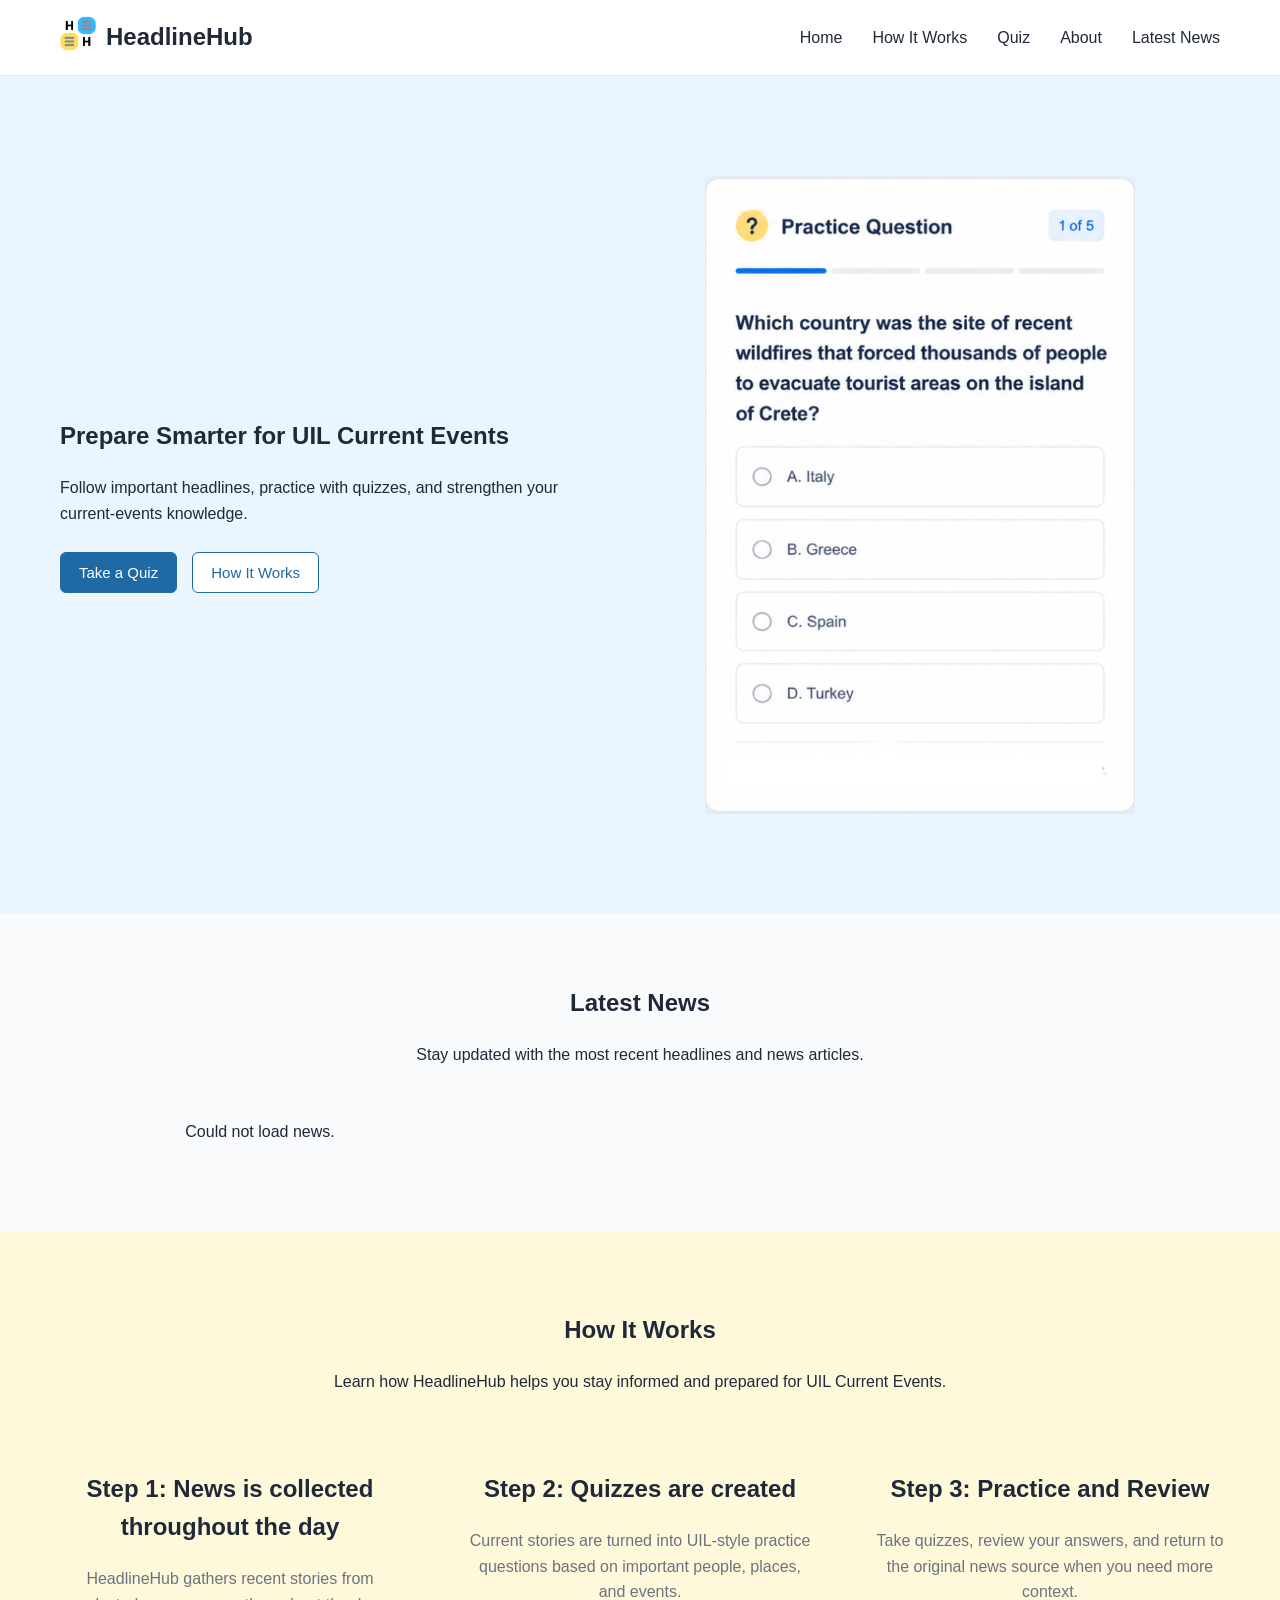
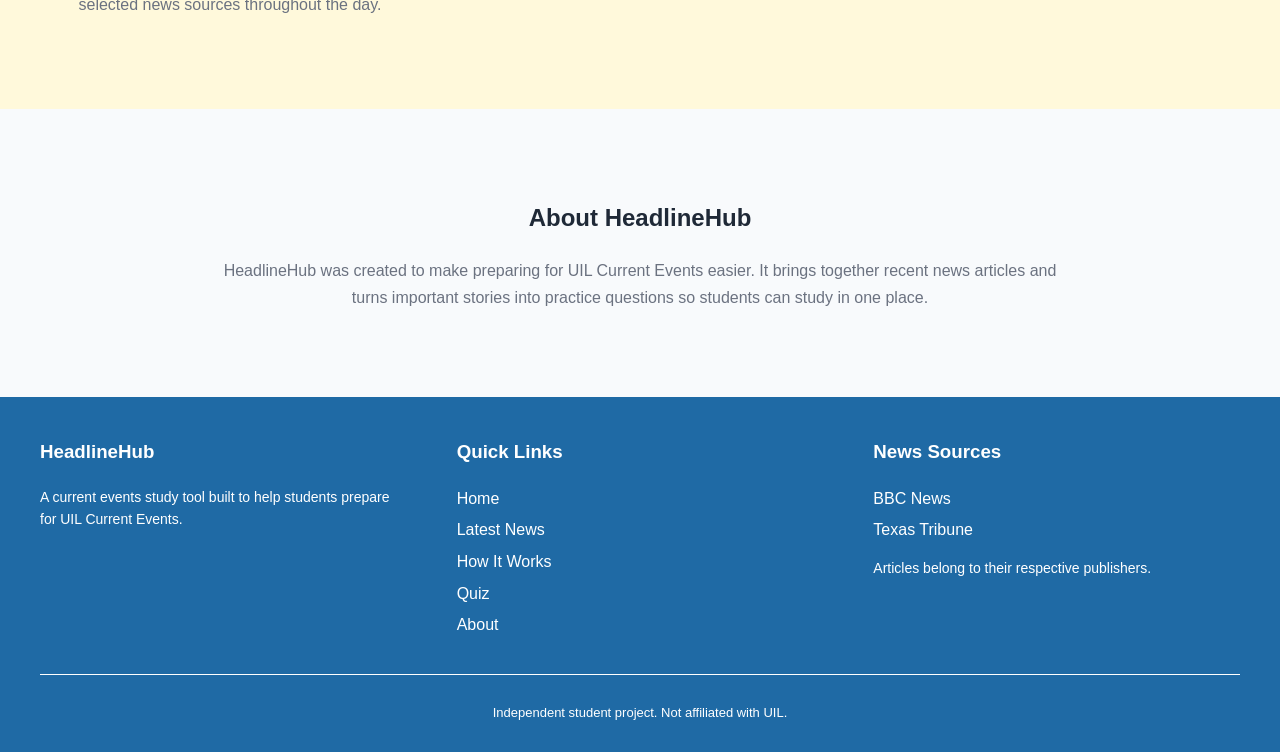
<file: index.html>
<!DOCTYPE html>
<html lang="en">
<head>
    <meta charset="UTF-8">
    <meta name="viewport" content="width=device-width, initial-scale=1.0">
    <title>HeadlineHub</title>
    <link rel="stylesheet" href="style.css">
    <link rel="icon" type="image/png" href="Images/HHFavicon.png">
</head>
<body>
    <!-- Navigation Bar -->
    <nav> 
        <div class="navcontainer">
            <div class="navlogo">
                <a href="index.html">
                <img src="Images/HeadlineHub Logo.png" alt="HeadlineHub Logo">                
            </a>
                <h1 class = "logo">HeadlineHub</h1>
            </div>
            <div class="navlinks">    
                <a href="index.html">Home</a>
                <!-- <a href="#articles">Latest News</a> -->
                <a href="#Howitworks">How It Works</a>
                <a href="quiz.html">Quiz</a>
                <a href="#about">About</a>
                <a href="news.html">Latest News</a>
            </div>  
        </div>
    </nav>
    <!-- Hero -->
    <section class="hero">
    <div class="hero-content">
        <div class="hero-text">
            <h1>Prepare Smarter for UIL Current Events</h1>

            <p>
                Follow important headlines, practice with quizzes,
                and strengthen your current-events knowledge.
            </p>

            <div class="hero-buttons">
                <button class="firstbutton" onclick="window.location.href='quiz.html'">
                    Take a Quiz
                </button>
                <button class="secondbutton" onclick="window.location.href='#Howitworks'">
                    How It Works
                </button>
            </div>
        </div>

        <div class="hero-preview">
            <img src="Images/Heroimg.png" alt="Quiz Preview" class="hero-image">
        </div>
    </div>
    </section>

<section class="latest-news" id="articles">
    <div class="section-heading">
        <h2>Latest News</h2>
        <p>Stay updated with the most recent headlines and news articles.</p>
    </div>

    <div class="card-grid" id="news-grid">
        <p>Loading latest news...</p>
    </div>
</section>

    
    <!-- How It Works Section -->
    <section id="Howitworks" class="how-it-works">
        <div class="section-heading">
            <h1>How It Works</h1>
            <p>Learn how HeadlineHub helps you stay informed and prepared for UIL Current Events.</p>
        </div>
        <div class="how-grid">
            <div class ="step1">
                <h2>Step 1: News is collected throughout the day</h2>
                <p>HeadlineHub gathers recent stories from selected news sources
                    throughout the day.</p>
            </div>
            <div class ="step2">
                <h2>Step 2: Quizzes are created</h2>
                <p> Current stories are turned into UIL-style practice questions
                    based on important people, places, and events.</p>
            </div>
            <div class ="step3">
                <h2>Step 3: Practice and Review</h2>
                <p>Take quizzes, review your answers, and return to the original
                    news source when you need more context.</p>
            </div>
        </div>

    </section>
    <section id="about" class="about">
    <h2>About HeadlineHub</h2>

    <p>
        HeadlineHub was created to make preparing for UIL Current Events easier.
        It brings together recent news articles and turns important stories into
        practice questions so students can study in one place.
    </p>
</section>
<footer>
    <div class="footer-content">

        <div>
            <h3>HeadlineHub</h3>
            <p>
                A current events study tool built to help students
                prepare for UIL Current Events.
            </p>
        </div>

        <div>
            <h3>Quick Links</h3>
            <a href="index.html">Home</a>
            <a href="#articles">Latest News</a>
            <a href="#Howitworks">How It Works</a>
            <a href="quiz.html">Quiz</a>
            <a href="#about">About</a>
        </div>

        <div>
            <h3>News Sources</h3>
            <a href="https://www.bbc.com/news" target="_blank">BBC News</a>
            <a href="https://www.texastribune.org/" target="_blank">Texas Tribune</a>
            <p>Articles belong to their respective publishers.</p>
        </div>

    </div>

    <div class="footer-bottom">
        <p>Independent student project. Not affiliated with UIL.</p>
    </div>
</footer>
    <script src="script.js"></script>
</body>
</html>
</file>
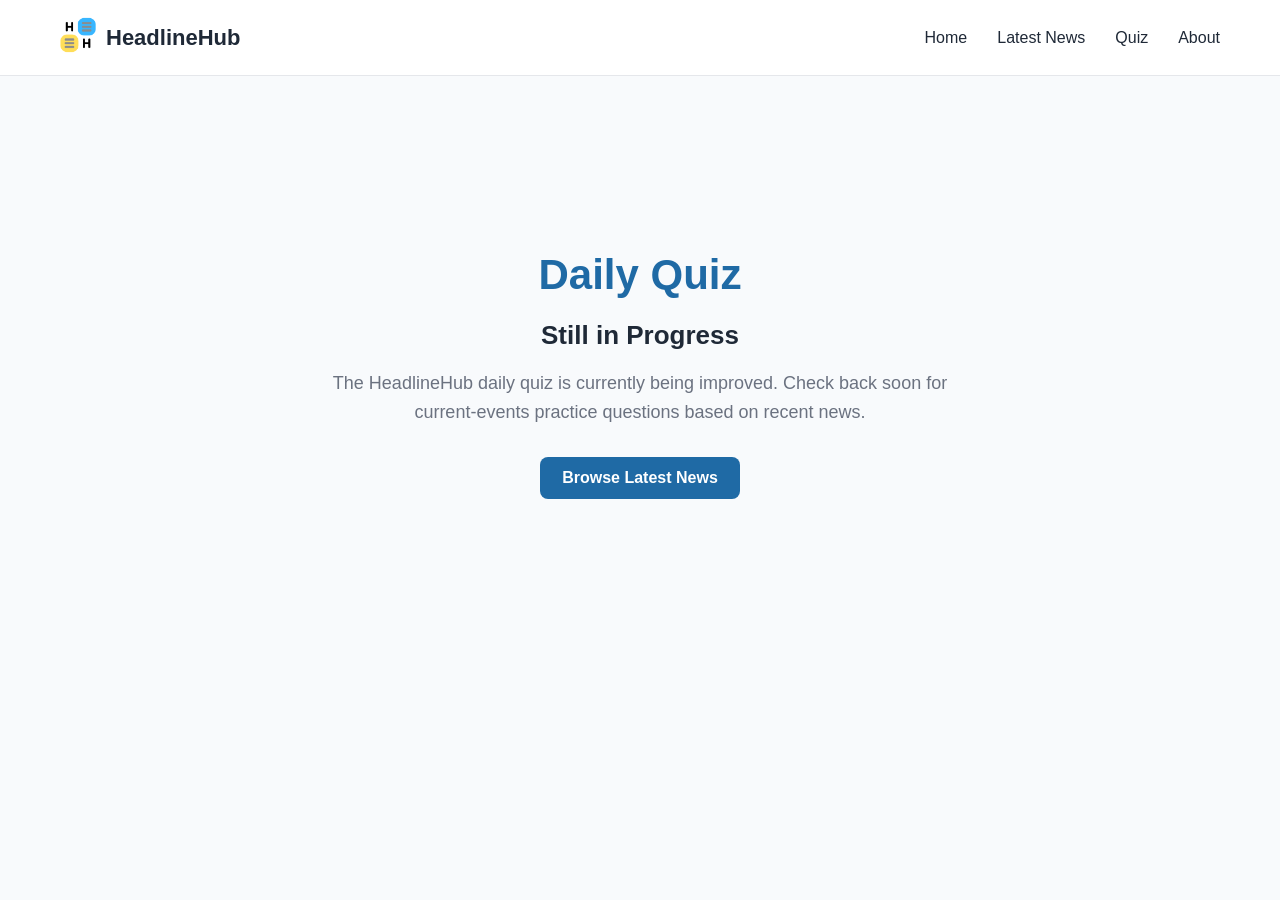
<file: quiz.html>
<!DOCTYPE html>
<html lang="en">
<head>
    <meta charset="UTF-8">
    <meta name="viewport" content="width=device-width, initial-scale=1.0">

    <title>Quiz | HeadlineHub</title>

    <link rel="stylesheet" href="quiz.css">
    <link rel="icon" type="image/png" href="images/HHFavicon.png">
</head>

<body>

    <nav>
        <div class="navcontainer">
            <div class="navlogo">
                <a href="index.html">
                    <img src="Images/HeadlineHub Logo.png" alt="HeadlineHub Logo">
                </a>

                <span>HeadlineHub</span>
            </div>

            <div class="navlinks">
                <a href="index.html">Home</a>
                <a href="index.html#articles">Latest News</a>
                <a href="quiz.html">Quiz</a>
                <a href="index.html#about">About</a>
            </div>
        </div>
    </nav>

    <!-- <main class="quiz-container">

        <h1>Daily Current Events Quiz</h1>

        <p id="question-number">Question 1 of 5</p>

        <div class="quiz-card">

            <h2 id="question">
                Question goes here
            </h2>

            <div id="answers"></div>
            <p id="answer-result"></p>
            <button id="next-button">
                Next Question
            </button>

        </div>

    </main>

    <script src="quiz.js"></script> -->


    <section class="quiz-coming-soon">
    <h1>Daily Quiz</h1>

    <h2>Still in Progress</h2>

    <p>
        The HeadlineHub daily quiz is currently being improved.
        Check back soon for current-events practice questions based on recent news.
    </p>

    <a href="news.html" class="news-button">
        Browse Latest News
    </a>
</section>
</body>

</html>
</file>
<file: style.css>
:root {
    --logo-blue: #5DB5F7;
    --dark-blue: #1F6AA5;
    --logo-yellow: #FADD6F;
    --light-yellow: #FFF9DB;
    --text-dark: #1F2937;
    --text-gray: #6B7280;

    --background: #F8FAFC;
    --card-background: #FFFFFF;
    --border: #E5E7EB;
    --light-blue: #EAF5FE;
}
html {
    scroll-behavior: smooth;
}
* {
    box-sizing: border-box;
}
nav {
width: 100%;
    background-color: var(--card-background);
    border-bottom: 1px solid var(--border);
}
.navlogo img{
    width: 36px;
    height: 36px;
    object-fit: contain;
}
.navlogo {
    display: flex;
    flex-direction: row;
    align-items: center;
    gap: 10px;
}
.navlinks{
    display: flex;
    align-items: center;
    gap: 30px;
}
.navlinks a {
    text-decoration: none;
    color: var(--text-dark);
}
.navcontainer {
    width: 100%;
    max-width: 1200px;
    margin: 0 auto;
    padding: 0px 20px;
    height: 75px;
    display: flex;
    justify-content: space-between;
    align-items: center;
}
body {
    margin: 0;
    background-color: var(--background);
    color: var(--text-dark);
    font-family: Arial, Helvetica, sans-serif;
    line-height: 1.6;
}
.hero {
    width: 100%;
    background-color: var(--light-blue);
}

.hero-content {
    width: 100%;
    max-width: 1200px;
    margin: 0 auto;
    padding: 100px 20px;

    display: flex;
    justify-content: space-between;
    align-items: center;
    gap: 60px;
}

.hero-text {
    max-width: 500px;
}

.hero-preview {
    flex: 1;
    display: flex;
    justify-content: center;
}

.hero-image {
    width: 100%;
    max-width: 430px;
    height: auto;
    display: block;
}
.latest-news {
    width: 100%;
    max-width: 1200px;
    margin: 0 auto;
    padding: 50px 20px;
    text-align: center
}
.card-grid {
  display: grid;
  grid-template-columns: repeat(3, 1fr);
  gap: 20px;
  padding: 20px;
  text-align: center
}
.card {
  display: grid;
  gap: 10px;
  padding: 15px;
  border: 1px solid #ccc;
  border-radius: 8px;
}
.title {
    margin: 0;
}

.description {
    margin: 0;
    color: var(--dark-blue);
    font-weight: bold;
}

.summary {
    margin: 0;
    color: var(--text-gray);
    flex-grow: 1;
}

.cta {
    /* align-self: flex-start; */
    padding: 9px 16px;
    border: none;
    border-radius: 6px;
    background-color: var(--dark-blue);
    color: white;
    cursor: pointer;
}
.how-it-works {
    background-color: var(--light-yellow);
    padding: 60px 20px;
}

.how-it-works .section-heading {
    text-align: center;
    margin-bottom: 40px;
}

.how-grid {
    max-width: 1200px;
    margin: 0 auto;
    display: grid;
    grid-template-columns: repeat(3, 1fr);
    gap: 30px;
}

.how-grid div {
    text-align: center;
    padding: 15px;
}

.how-grid h3 {
    font-size: 20px;
}

.how-grid p {
    color: var(--text-gray);
}
.about {
    max-width: 900px;
    margin: 0 auto;
    padding: 70px 20px;
    text-align: center;
}

.about p {
    color: var(--text-gray);
    line-height: 1.7;
}
footer {
    background-color: var(--dark-blue);
    color: white;
    padding: 40px 20px 15px;
}

.footer-content {
    max-width: 1200px;
    margin: 0 auto;

    display: grid;
    grid-template-columns: repeat(3, 1fr);
    gap: 50px;
}

.footer-content h3 {
    margin-top: 0;
}

.footer-content p {
    font-size: 14px;
}

.footer-content a {
    display: block;
    color: white;
    text-decoration: none;
    margin: 6px 0;
}

.footer-content a:hover {
    text-decoration: underline;
}

.footer-bottom {
    max-width: 1200px;
    margin: 30px auto 0;
    padding-top: 15px;
    border-top: 1px solid white;
    text-align: center;
    font-size: 13px;
}
.news-page {
    max-width: 1200px;
    margin: 0 auto;
    padding: 50px 20px;
}

.news-page .section-heading {
    text-align: center;
    margin-bottom: 30px;
}
.date-nav {
    display: flex;
    justify-content: center;
    align-items: center;
    gap: 15px;
    margin: 25px 0 10px;
}

.date-nav button {
    padding: 9px 14px;
    border: none;
    border-radius: 6px;
    background-color: var(--dark-blue);
    color: white;
    cursor: pointer;
}

.date-nav input {
    padding: 8px;
    border: 1px solid var(--border);
    border-radius: 6px;
}

#date-label {
    text-align: center;
    color: var(--text-gray);
    margin-bottom: 25px;
}
.hero-buttons {
    display: flex;
    gap: 15px;
    margin-top: 25px;
}

.firstbutton,
.secondbutton,
.cta {
    padding: 11px 18px;
    border-radius: 6px;
    font-size: 15px;
    cursor: pointer;
    transition: 0.2s;
}


/* main blue button */

.firstbutton {
    background-color: var(--dark-blue);
    color: white;
    border: 1px solid var(--dark-blue);
}

.firstbutton:hover {
    background-color: #185783;
}


/* secondary button */

.secondbutton {
    background-color: white;
    color: var(--dark-blue);
    border: 1px solid var(--dark-blue);
}

.secondbutton:hover {
    background-color: var(--light-blue);
}


/* news card button */

.cta {
    background-color: var(--dark-blue);
    color: white;
    border: none;
    width: fit-content;
}

.cta:hover {
    background-color: #185783;
}
</file>
<file: quiz.css>
:root {
    --logo-blue: #5DB5F7;
    --dark-blue: #1F6AA5;
    --logo-yellow: #FADD6F;

    --text-dark: #1F2937;
    --text-gray: #6B7280;

    --background: #F8FAFC;
    --card-background: #FFFFFF;
    --border: #E5E7EB;
}

* {
    box-sizing: border-box;
}

body {
    margin: 0;
    font-family: Arial, Helvetica, sans-serif;
    background-color: var(--background);
    color: var(--text-dark);
}


/* navbar */

nav {
    width: 100%;
    background-color: white;
    border-bottom: 1px solid var(--border);
}

.navcontainer {
    max-width: 1200px;
    height: 75px;
    margin: 0 auto;
    padding: 0 20px;

    display: flex;
    justify-content: space-between;
    align-items: center;
}

.navlogo {
    display: flex;
    align-items: center;
    gap: 10px;
    font-weight: bold;
    font-size: 22px;
}

.navlogo img {
    width: 36px;
    height: 36px;
}

.navlinks {
    display: flex;
    gap: 30px;
}

.navlinks a {
    text-decoration: none;
    color: var(--text-dark);
}

.navlinks a:hover {
    color: var(--dark-blue);
}


/* quiz */

.quiz-container {
    max-width: 800px;
    margin: 60px auto;
    padding: 0 20px;
}

.quiz-container h1 {
    text-align: center;
    margin-bottom: 10px;
}

#question-number {
    text-align: center;
    color: var(--text-gray);
    margin-bottom: 25px;
}

.quiz-card {
    background-color: white;
    border: 1px solid var(--border);
    border-radius: 8px;
    padding: 30px;
}

#question {
    margin-top: 0;
    font-size: 24px;
}

#answers {
    display: grid;
    gap: 12px;
    margin: 25px 0;
}

.answer-button {
    padding: 14px;
    text-align: left;

    background-color: white;
    border: 1px solid var(--border);
    border-radius: 6px;

    font-size: 16px;
    cursor: pointer;
}

.answer-button:hover {
    background-color: #EAF5FE;
    border-color: var(--logo-blue);
}

.answer-button.selected {
    background-color: #EAF5FE;
    border-color: var(--dark-blue);
}

#next-button {
    padding: 10px 18px;

    background-color: var(--dark-blue);
    color: white;

    border: none;
    border-radius: 6px;

    font-size: 16px;
    cursor: pointer;
}

#next-button:hover {
    background-color: #185783;
}
.answer-button.correct {
    background-color: #DCFCE7;
    border-color: #22C55E;
}

.answer-button.wrong {
    background-color: #FEE2E2;
    border-color: #EF4444;
}

#answer-result {
    font-weight: bold;
    margin: 15px 0;
}
.quiz-coming-soon {
    max-width: 700px;
    margin: 100px auto;
    padding: 40px 25px;
    text-align: center;
}

.quiz-coming-soon h1 {
    font-size: 42px;
    margin-bottom: 20px;
    color: var(--dark-blue);
}

.quiz-coming-soon h2 {
    font-size: 26px;
    margin-bottom: 15px;
}

.quiz-coming-soon p {
    font-size: 18px;
    line-height: 1.6;
    color: var(--text-gray);
    margin-bottom: 30px;
}

.news-button {
    display: inline-block;
    padding: 12px 22px;
    background-color: var(--dark-blue);
    color: white;
    text-decoration: none;
    border-radius: 8px;
    font-weight: 600;
}

.news-button:hover {
    opacity: 0.9;
}
</file>
